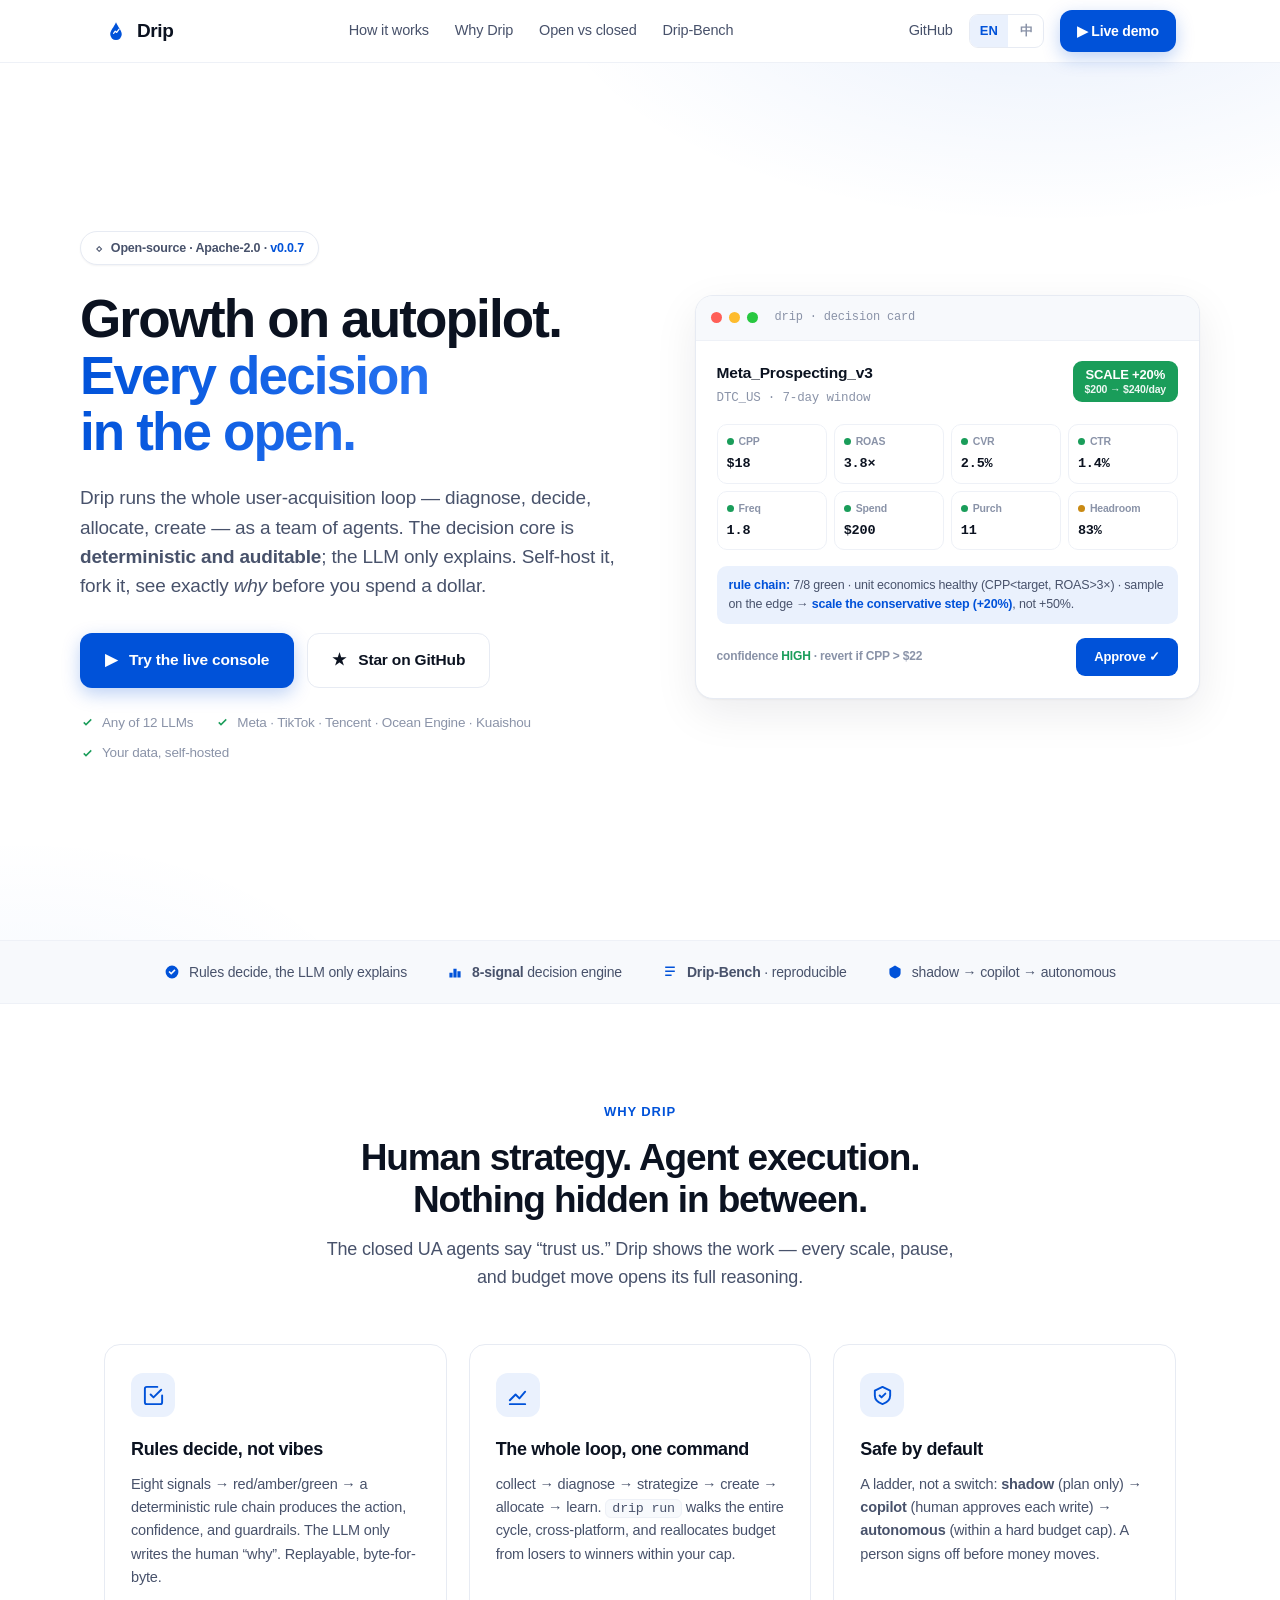
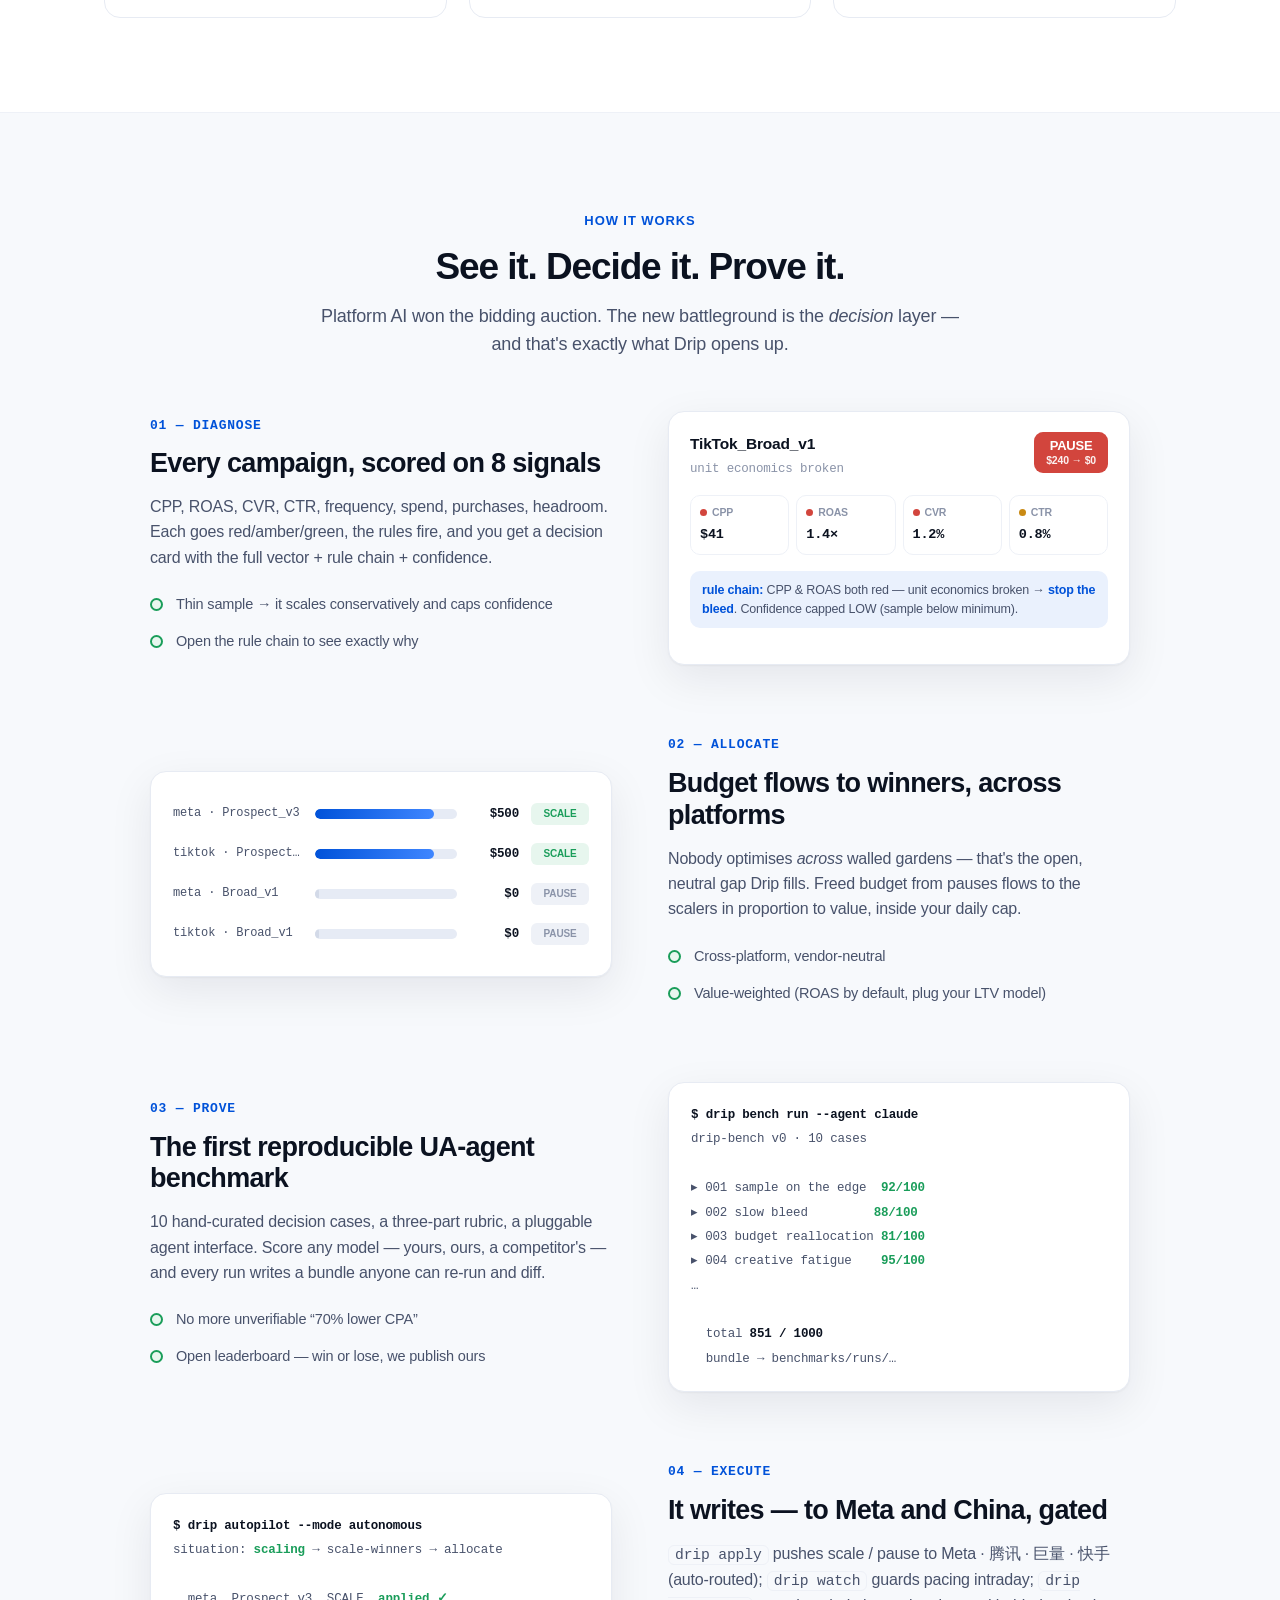
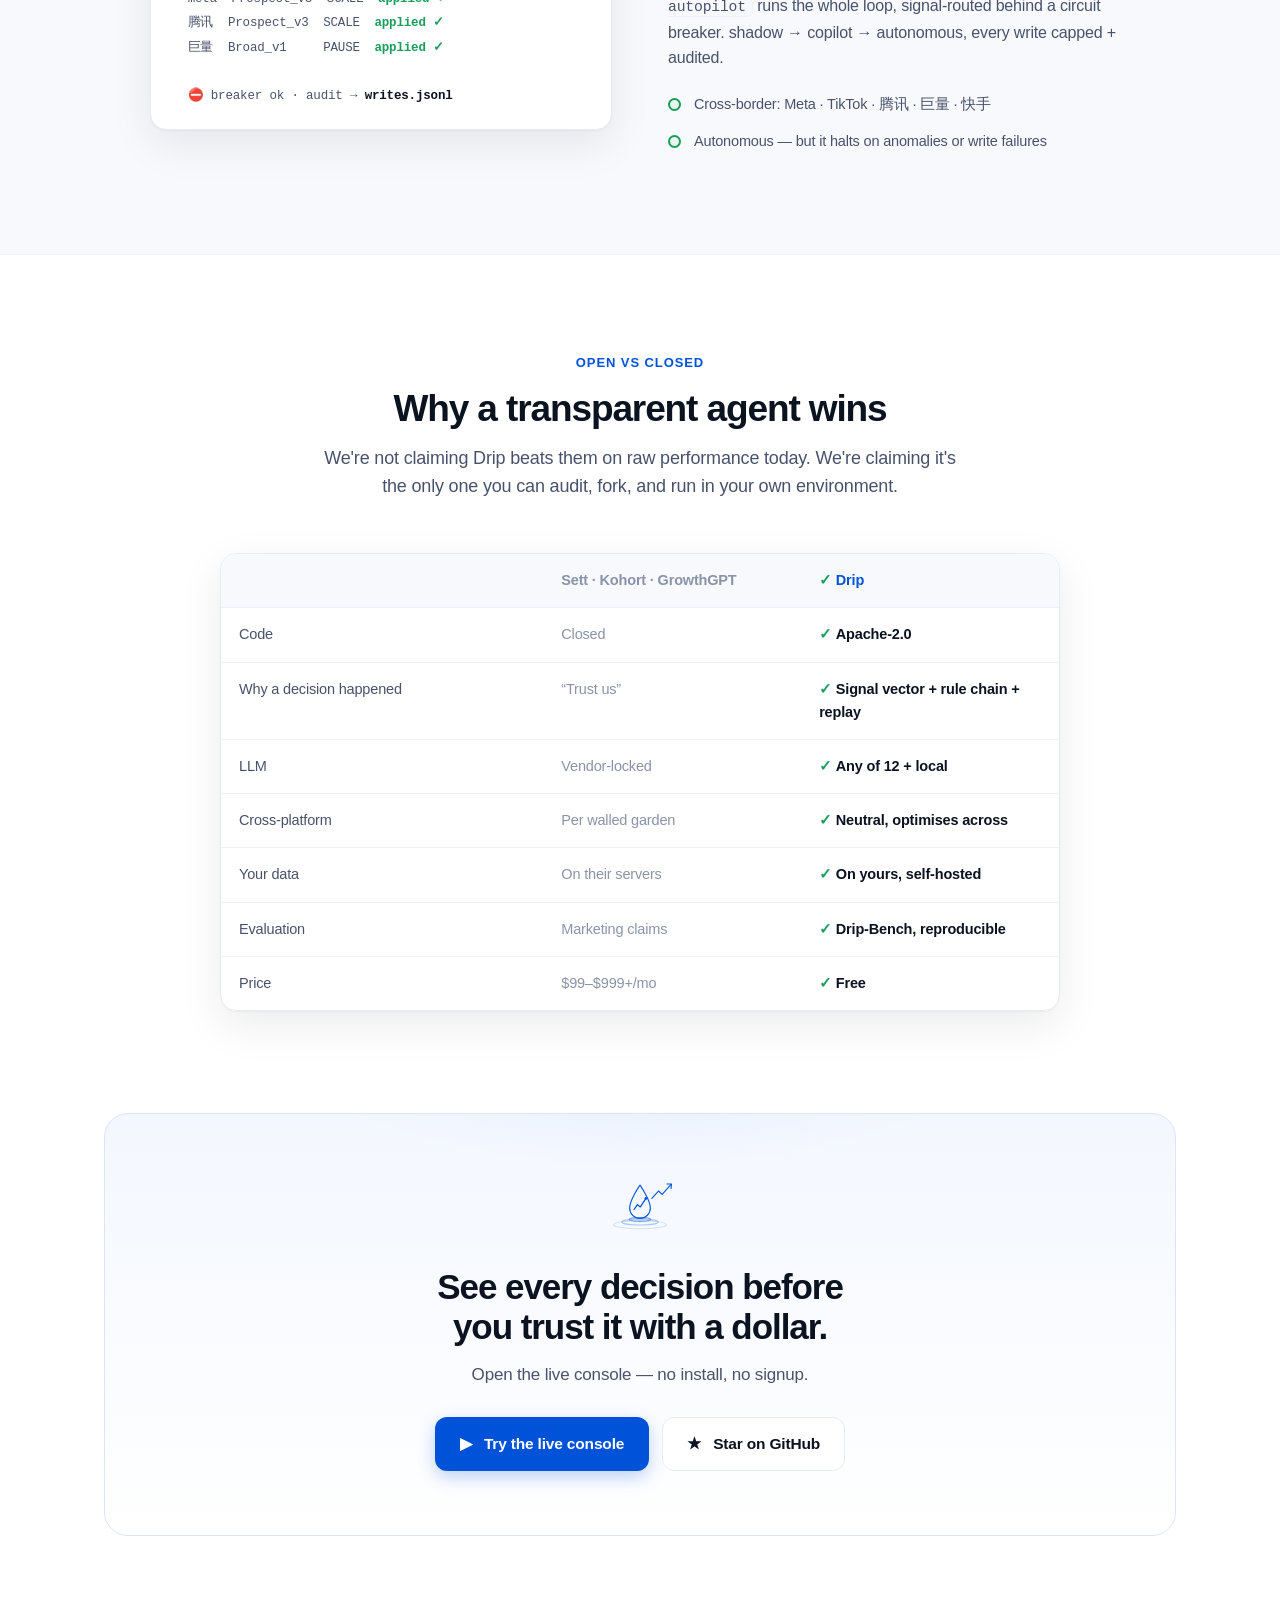
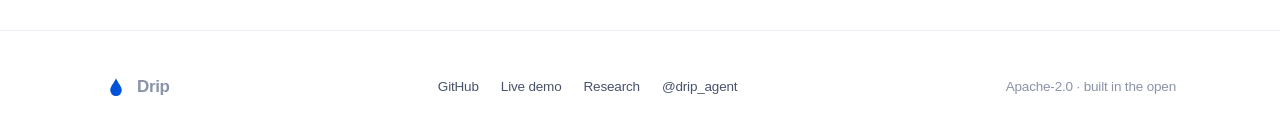
<file: web/about.html>
<!DOCTYPE html>
<html lang="en">
<head>
<meta charset="UTF-8">
<meta name="viewport" content="width=device-width, initial-scale=1.0">
<title>Drip — the open-source growth team for user acquisition</title>
<meta name="description" content="Drip runs the whole UA loop — diagnose, decide, allocate, create — as a team of agents. The decision core is deterministic and auditable; the LLM only explains. Any LLM, any ad platform, fully self-hostable. Apache-2.0.">
<meta property="og:title" content="Drip — the open-source growth team for user acquisition">
<meta property="og:description" content="Growth on autopilot, with every decision in the open. Rules decide, the LLM only explains, you approve before any spend.">
<meta property="og:type" content="website">
<link rel="icon" href="data:image/svg+xml,<svg xmlns='http://www.w3.org/2000/svg' viewBox='0 0 100 100'><path d='M50 14C42 34 26 48 26 64a24 24 0 0 0 48 0C74 48 58 34 50 14Z' fill='%230052d9'/></svg>">
<style>
:root{
  --bg:#ffffff; --bg-soft:#f7f9fc; --ink:#0b1220; --ink-2:#48526b; --ink-3:#8a93a8;
  --line:#e7ebf3; --line-2:#eef1f7; --accent:#0052d9; --accent-hover:#0046b8; --accent-subtle:#eaf1fd;
  --green:#1a9d5a; --green-bg:#e7f6ee; --amber:#c98a14; --red:#d2453d;
  --radius:16px; --shadow-sm:0 1px 2px rgba(11,18,32,.05);
  --shadow:0 1px 2px rgba(11,18,32,.04),0 14px 44px rgba(11,18,32,.08);
  --font:-apple-system,BlinkMacSystemFont,"Segoe UI","PingFang SC","Hiragino Sans GB",Roboto,Helvetica,Arial,sans-serif;
  --mono:ui-monospace,"SF Mono",Menlo,Consolas,monospace;
}
*{box-sizing:border-box;margin:0;padding:0}
html{scroll-behavior:smooth;-webkit-text-size-adjust:100%}
body{font-family:var(--font);background:var(--bg);color:var(--ink);line-height:1.6;-webkit-font-smoothing:antialiased;font-size:16px;letter-spacing:-.011em;overflow-x:hidden}
a{color:inherit;text-decoration:none}
code{font-family:var(--mono);font-size:.92em;background:var(--bg-soft);border:1px solid var(--line-2);border-radius:6px;padding:1px 6px}
.wrap{max-width:1120px;margin:0 auto;padding:0 24px}
.btn{display:inline-flex;align-items:center;gap:8px;font-weight:600;font-size:15px;padding:13px 22px;border-radius:12px;border:1px solid transparent;cursor:pointer;transition:transform .12s ease,box-shadow .15s ease,background .15s,border-color .15s;white-space:nowrap}
.btn:active{transform:translateY(1px)}
.btn-primary{background:var(--accent);color:#fff;box-shadow:0 6px 18px rgba(0,82,217,.26)}
.btn-primary:hover{background:var(--accent-hover);box-shadow:0 10px 26px rgba(0,82,217,.32)}
.btn-ghost{background:#fff;color:var(--ink);border-color:var(--line)}
.btn-ghost:hover{border-color:var(--ink-3);background:var(--bg-soft)}
.eyebrow{display:inline-block;font-size:13px;font-weight:700;letter-spacing:.07em;text-transform:uppercase;color:var(--accent);margin-bottom:14px}

.logo{display:flex;align-items:center;gap:9px;font-weight:700;font-size:19px;letter-spacing:-.02em}
.logo svg{width:24px;height:24px}

/* nav */
header.nav{position:sticky;top:0;z-index:50;background:rgba(255,255,255,.8);backdrop-filter:saturate(180%) blur(12px);border-bottom:1px solid var(--line-2)}
.nav-in{display:flex;align-items:center;justify-content:space-between;height:62px;gap:18px}
.nav-links{display:flex;align-items:center;gap:26px;font-size:14.5px;color:var(--ink-2);font-weight:500}
.nav-links a:hover{color:var(--ink)}
.nav-right{display:flex;align-items:center;gap:16px}
.lang{display:flex;align-items:center;gap:2px;font-size:13px;font-weight:600;color:var(--ink-3);border:1px solid var(--line);border-radius:9px;overflow:hidden}
.lang button{font:inherit;color:var(--ink-3);background:none;border:none;cursor:pointer;padding:6px 10px}
.lang button.on{background:var(--accent-subtle);color:var(--accent)}
.nav-right>a.ghostlink{font-size:14.5px;color:var(--ink-2);font-weight:500}
.nav-right>a.ghostlink:hover{color:var(--ink)}
.nav-right .btn{padding:9px 16px;font-size:14px}
@media(max-width:820px){.nav-links{display:none}.nav-right>a.ghostlink{display:none}}

/* hero */
.hero{position:relative;overflow:hidden;border-bottom:1px solid var(--line-2)}
.hero::before{content:"";position:absolute;inset:0;background:
  radial-gradient(820px 400px at 82% -10%,rgba(0,82,217,.09),transparent 62%),
  radial-gradient(620px 360px at 2% 112%,rgba(0,82,217,.045),transparent 58%);pointer-events:none}
.hero-in{position:relative;display:grid;grid-template-columns:1.05fr .95fr;gap:56px;align-items:center;padding:74px 0 82px}
.pill{display:inline-flex;align-items:center;gap:8px;font-size:12.5px;font-weight:600;color:var(--ink-2);background:#fff;border:1px solid var(--line);padding:6px 14px;border-radius:100px;margin-bottom:26px;box-shadow:var(--shadow-sm)}
.pill b{color:var(--accent)}
h1{font-size:53px;line-height:1.07;letter-spacing:-.035em;font-weight:750;margin-bottom:22px}
h1 span{display:block;text-wrap:balance}
h1 .grad{background:linear-gradient(108deg,#0052d9,#3f86ff);-webkit-background-clip:text;background-clip:text;-webkit-text-fill-color:transparent}
.lede{font-size:19px;line-height:1.55;color:var(--ink-2);max-width:556px;margin-bottom:32px}
.hero-cta{display:flex;gap:13px;flex-wrap:wrap;margin-bottom:24px}
.hero-cta .btn{padding:14px 24px;font-size:15.5px}
.trust{display:flex;gap:9px 22px;flex-wrap:wrap;font-size:13.5px;color:var(--ink-3);font-weight:500}
.trust span{display:inline-flex;align-items:center;gap:7px}
.trust svg{width:15px;height:15px;color:var(--green);flex:none}
@media(max-width:900px){.hero-in{grid-template-columns:1fr;gap:38px;padding:50px 0 60px}h1{font-size:40px}.lede{font-size:17.5px}}

/* product mock */
.mock{background:#fff;border:1px solid var(--line);border-radius:18px;box-shadow:var(--shadow);overflow:hidden}
.mock-bar{display:flex;align-items:center;gap:7px;padding:12px 15px;border-bottom:1px solid var(--line-2);background:var(--bg-soft)}
.dot{width:11px;height:11px;border-radius:50%;flex:none}
.mock-bar .u{margin-left:10px;font-size:12px;color:var(--ink-3);font-family:var(--mono)}
.mock-body{padding:20px 21px 22px}
.card-head{display:flex;align-items:flex-start;justify-content:space-between;gap:12px;margin-bottom:16px}
.card-camp{font-weight:680;font-size:15.5px}
.card-camp .sub{display:block;font-weight:500;font-size:12.5px;color:var(--ink-3);margin-top:3px;font-family:var(--mono)}
.verdict{flex:none;font-weight:750;font-size:13px;color:#fff;background:var(--green);padding:6px 12px;border-radius:9px;text-align:center;line-height:1.25}
.verdict small{display:block;font-weight:600;font-size:10.5px;opacity:.92}
.sig-grid{display:grid;grid-template-columns:repeat(4,1fr);gap:7px;margin-bottom:16px}
.sig{border:1px solid var(--line-2);border-radius:10px;padding:8px 9px}
.sig .n{font-size:10.5px;color:var(--ink-3);font-weight:600;display:flex;align-items:center;gap:5px}
.sig .n::before{content:"";width:7px;height:7px;border-radius:50%;flex:none}
.sig.g .n::before{background:var(--green)} .sig.a .n::before{background:var(--amber)} .sig.r .n::before{background:var(--red)}
.sig .v{font-size:13.5px;font-weight:680;margin-top:3px;font-family:var(--mono)}
.rule{font-size:12.5px;color:var(--ink-2);background:var(--accent-subtle);border-radius:10px;padding:10px 12px;line-height:1.5;margin-bottom:14px}
.rule b{color:var(--accent)}
.card-foot{display:flex;align-items:center;justify-content:space-between;gap:12px}
.conf{font-size:12px;color:var(--ink-3);font-weight:600}
.conf b{color:var(--green)}
.approve{font-size:13px;font-weight:680;color:#fff;background:var(--accent);padding:9px 18px;border-radius:9px}

/* trust strip — fixed: balanced, no orphan */
.strip{border-bottom:1px solid var(--line-2);background:var(--bg-soft)}
.strip-in{display:flex;align-items:center;justify-content:center;gap:14px 40px;flex-wrap:wrap;padding:20px 0}
.strip-i{display:inline-flex;align-items:center;gap:9px;font-size:14px;color:var(--ink-2);font-weight:500;white-space:nowrap}
.strip-i svg{width:16px;height:16px;color:var(--accent);flex:none}

/* sections */
section{padding:94px 0}
.sec-head{max-width:660px;margin:0 auto 52px;text-align:center}
.sec-head h2{font-size:37px;line-height:1.14;letter-spacing:-.03em;font-weight:730;margin-bottom:15px;text-wrap:balance}
.sec-head p{font-size:18px;color:var(--ink-2);line-height:1.55}
@media(max-width:900px){section{padding:60px 0}.sec-head h2{font-size:28px}.sec-head p{font-size:16px}}

/* feature trio */
.trio{display:grid;grid-template-columns:repeat(3,1fr);gap:22px}
.feat{border:1px solid var(--line);border-radius:var(--radius);padding:28px 26px;background:#fff;transition:border-color .15s,transform .15s,box-shadow .15s}
.feat:hover{border-color:#cfd8ea;transform:translateY(-3px);box-shadow:var(--shadow)}
.feat .ic{width:44px;height:44px;border-radius:12px;background:var(--accent-subtle);color:var(--accent);display:grid;place-items:center;margin-bottom:18px}
.feat .ic svg{width:23px;height:23px}
.feat h3{font-size:18px;font-weight:680;letter-spacing:-.02em;margin-bottom:9px}
.feat p{font-size:14.5px;color:var(--ink-2);line-height:1.6}
@media(max-width:820px){.trio{grid-template-columns:1fr;gap:16px}}

/* numbered modules */
.module{display:grid;grid-template-columns:1fr 1fr;gap:56px;align-items:center;max-width:980px;margin:0 auto 70px}
.module:last-child{margin-bottom:0}
.module.flip .m-text{order:2}
.m-num{font-family:var(--mono);font-size:13px;font-weight:700;color:var(--accent);letter-spacing:.06em;margin-bottom:12px}
.m-text h3{font-size:27px;letter-spacing:-.025em;font-weight:710;margin-bottom:14px;line-height:1.18}
.m-text p{font-size:16px;color:var(--ink-2);margin-bottom:16px;line-height:1.58}
.m-text .mlist{list-style:none;font-size:14.5px;color:var(--ink-2)}
.m-text .mlist li{padding:7px 0 7px 26px;position:relative}
.m-text .mlist li::before{content:"";position:absolute;left:0;top:12px;width:13px;height:13px;border-radius:50%;background:var(--green-bg);box-shadow:inset 0 0 0 2px var(--green)}
.m-vis{border:1px solid var(--line);border-radius:var(--radius);background:#fff;box-shadow:var(--shadow);overflow:hidden}
@media(max-width:820px){.module{grid-template-columns:1fr;gap:24px;margin-bottom:48px}.module.flip .m-text{order:0}.m-text h3{font-size:23px}}

/* allocation viz */
.alloc{padding:22px}
.alloc-row{display:flex;align-items:center;gap:12px;padding:9px 0;font-size:13px}
.alloc-row .nm{flex:0 0 130px;font-family:var(--mono);font-size:12px;color:var(--ink-2);white-space:nowrap;overflow:hidden;text-overflow:ellipsis}
.bar{flex:1;height:10px;border-radius:6px;background:#e6ebf5;overflow:hidden}
.bar i{display:block;height:100%;border-radius:6px;background:linear-gradient(90deg,#0052d9,#3f86ff)}
.bar.cut i{background:#d3dae8}
.alloc-row .amt{flex:0 0 50px;text-align:right;font-family:var(--mono);font-weight:600;font-size:12.5px}
.alloc-row .tag{flex:0 0 58px;text-align:center;font-size:10px;font-weight:700;padding:3px 0;border-radius:6px}
.tag.up{color:var(--green);background:var(--green-bg)} .tag.dn{color:var(--ink-3);background:#eef1f7}

/* bench viz */
.bench{padding:20px 22px;font-family:var(--mono);font-size:12.5px;color:var(--ink-2);line-height:1.95}
.bench .ok{color:var(--green);font-weight:700}
.bench .hl{color:var(--ink);font-weight:700}

/* comparison */
.cmp{max-width:840px;margin:0 auto;border:1px solid var(--line);border-radius:var(--radius);overflow:hidden;box-shadow:var(--shadow)}
.cmp-row{display:grid;grid-template-columns:1.25fr 1fr 1fr;border-top:1px solid var(--line-2)}
.cmp-row:first-child{border-top:none}
.cmp-row>div{padding:15px 18px;font-size:14.5px}
.cmp-row.h{background:var(--bg-soft);font-weight:700;font-size:13px}
.cmp-row.h .d{color:var(--accent)}
.cmp .lbl{color:var(--ink-2);font-weight:500}
.cmp .c{color:var(--ink-3)}
.cmp .d{color:var(--ink);font-weight:600}
.cmp .d::before{content:"✓ ";color:var(--green);font-weight:800}
@media(max-width:680px){.cmp-row>div{padding:12px 11px;font-size:12px}}

/* closing CTA — light, refined, with the hand-drawn droplet */
.cta-sec{padding-top:8px}
.cta{position:relative;overflow:hidden;border:1px solid #dbe6fb;border-radius:24px;
  background:radial-gradient(680px 300px at 50% -30%,#dfeafe,transparent 60%),linear-gradient(180deg,#f3f7ff,#ffffff);
  text-align:center;padding:60px 28px 64px}
.cta .drop{width:74px;height:71px;margin:0 auto 22px;display:block}
.cta h2{font-size:35px;letter-spacing:-.03em;font-weight:730;line-height:1.15;margin-bottom:14px;max-width:600px;margin-inline:auto;text-wrap:balance}
.cta p{font-size:17px;color:var(--ink-2);margin-bottom:28px}
.cta .hero-cta{justify-content:center;margin-bottom:0}
@media(max-width:680px){.cta{padding:46px 20px 50px}.cta h2{font-size:26px}}

/* footer */
footer{border-top:1px solid var(--line-2);padding:42px 0;color:var(--ink-3);font-size:13.5px}
.foot-in{display:flex;align-items:center;justify-content:space-between;gap:18px;flex-wrap:wrap}
.foot-links{display:flex;gap:22px;flex-wrap:wrap}
.foot-links a{color:var(--ink-2);font-weight:500}
.foot-links a:hover{color:var(--ink)}

.reveal{opacity:0;transform:translateY(15px);transition:opacity .6s ease,transform .6s ease}
.reveal.in{opacity:1;transform:none}
@media(prefers-reduced-motion:reduce){.reveal{opacity:1;transform:none;transition:none}html{scroll-behavior:auto}}
</style>
</head>
<body>

<!-- NAV -->
<header class="nav">
  <div class="wrap nav-in">
    <a class="logo" href="/">
      <svg viewBox="0 0 100 100" fill="none"><path d="M50 14C42 34 26 48 26 64a24 24 0 0 0 48 0C74 48 58 34 50 14Z" fill="#0052d9"/><path d="M40 60 47 51 53 56 63 42" stroke="#fff" stroke-width="5" stroke-linecap="round" stroke-linejoin="round"/></svg>
      Drip
    </a>
    <nav class="nav-links">
      <a href="#how" data-i18n="nav.how">How it works</a>
      <a href="#features" data-i18n="nav.why">Why Drip</a>
      <a href="#compare" data-i18n="nav.compare">Open vs closed</a>
      <a href="https://github.com/YunyueLi/Drip#-drip-bench">Drip-Bench</a>
    </nav>
    <div class="nav-right">
      <a class="ghostlink" href="https://github.com/YunyueLi/Drip">GitHub</a>
      <span class="lang"><button data-lang="en" class="on">EN</button><button data-lang="zh">中</button></span>
      <a class="btn btn-primary" href="/" data-i18n="nav.demo">▶ Live demo</a>
    </div>
  </div>
</header>

<!-- HERO -->
<section class="hero">
  <div class="wrap hero-in">
    <div class="reveal in">
      <span class="pill">⬦ <span data-i18n="hero.pill">Open-source · Apache-2.0 · <b>v0.0.7</b></span></span>
      <h1><span data-i18n="hero.h1a">Growth on autopilot.</span><span class="grad" data-i18n="hero.h1b">Every decision in the open.</span></h1>
      <p class="lede" data-i18n="hero.lede">Drip runs the whole user-acquisition loop — diagnose, decide, allocate, create — as a team of agents. The decision core is <b>deterministic and auditable</b>; the LLM only explains. Self-host it, fork it, see exactly <em>why</em> before you spend a dollar.</p>
      <div class="hero-cta">
        <a class="btn btn-primary" href="/">▶&nbsp; <span data-i18n="hero.cta1">Try the live console</span></a>
        <a class="btn btn-ghost" href="https://github.com/YunyueLi/Drip">★&nbsp; <span data-i18n="hero.cta2">Star on GitHub</span></a>
      </div>
      <div class="trust">
        <span><svg viewBox="0 0 20 20" fill="currentColor"><path d="M8 14.2 4.3 10.5l1.4-1.4L8 11.4l6.3-6.3 1.4 1.4z"/></svg><span data-i18n="hero.t1">Any of 12 LLMs</span></span>
        <span><svg viewBox="0 0 20 20" fill="currentColor"><path d="M8 14.2 4.3 10.5l1.4-1.4L8 11.4l6.3-6.3 1.4 1.4z"/></svg><span data-i18n="hero.t2">Meta · TikTok · Tencent · Ocean Engine · Kuaishou</span></span>
        <span><svg viewBox="0 0 20 20" fill="currentColor"><path d="M8 14.2 4.3 10.5l1.4-1.4L8 11.4l6.3-6.3 1.4 1.4z"/></svg><span data-i18n="hero.t3">Your data, self-hosted</span></span>
      </div>
    </div>

    <div class="reveal in" style="transition-delay:.08s">
      <div class="mock">
        <div class="mock-bar">
          <span class="dot" style="background:#ff5f57"></span><span class="dot" style="background:#febc2e"></span><span class="dot" style="background:#28c840"></span>
          <span class="u">drip · decision card</span>
        </div>
        <div class="mock-body">
          <div class="card-head">
            <div class="card-camp">Meta_Prospecting_v3<span class="sub">DTC_US · 7-day window</span></div>
            <div class="verdict">SCALE +20%<small>$200 → $240/day</small></div>
          </div>
          <div class="sig-grid">
            <div class="sig g"><div class="n">CPP</div><div class="v">$18</div></div>
            <div class="sig g"><div class="n">ROAS</div><div class="v">3.8×</div></div>
            <div class="sig g"><div class="n">CVR</div><div class="v">2.5%</div></div>
            <div class="sig g"><div class="n">CTR</div><div class="v">1.4%</div></div>
            <div class="sig g"><div class="n">Freq</div><div class="v">1.8</div></div>
            <div class="sig g"><div class="n">Spend</div><div class="v">$200</div></div>
            <div class="sig g"><div class="n">Purch</div><div class="v">11</div></div>
            <div class="sig a"><div class="n">Headroom</div><div class="v">83%</div></div>
          </div>
          <div class="rule"><b>rule chain:</b> 7/8 green · unit economics healthy (CPP&lt;target, ROAS&gt;3×) · sample on the edge → <b>scale the conservative step (+20%)</b>, not +50%.</div>
          <div class="card-foot">
            <span class="conf">confidence <b>HIGH</b> · revert if CPP &gt; $22</span>
            <span class="approve">Approve ✓</span>
          </div>
        </div>
      </div>
    </div>
  </div>
</section>

<!-- TRUST STRIP -->
<div class="strip">
  <div class="wrap strip-in">
    <span class="strip-i"><svg viewBox="0 0 20 20" fill="currentColor"><path d="M10 2a8 8 0 1 0 0 16 8 8 0 0 0 0-16zm-1 11.4L5.6 10l1.4-1.4L9 10.6l4-4L14.4 8z"/></svg><span data-i18n="strip.1">Rules decide, the LLM only explains</span></span>
    <span class="strip-i"><svg viewBox="0 0 20 20" fill="currentColor"><path d="M3 11h4v6H3zm5-5h4v11H8zm5 3h4v8h-4z"/></svg><span data-i18n="strip.2"><b>8-signal</b> decision engine</span></span>
    <span class="strip-i"><svg viewBox="0 0 20 20" fill="currentColor"><path d="M4 3h12v2H4zm0 5h12v2H4zm0 5h8v2H4z"/></svg><span data-i18n="strip.3"><b>Drip-Bench</b> · reproducible</span></span>
    <span class="strip-i"><svg viewBox="0 0 20 20" fill="currentColor"><path d="M10 2 3 6v5c0 4 3 6 7 7 4-1 7-3 7-7V6z"/></svg><span data-i18n="strip.4">shadow → copilot → autonomous</span></span>
  </div>
</div>

<!-- FEATURES -->
<section id="features">
  <div class="wrap">
    <div class="sec-head reveal">
      <span class="eyebrow" data-i18n="feat.eyebrow">Why Drip</span>
      <h2 data-i18n="feat.h2">Human strategy. Agent execution.<br>Nothing hidden in between.</h2>
      <p data-i18n="feat.sub">The closed UA agents say “trust us.” Drip shows the work — every scale, pause, and budget move opens its full reasoning.</p>
    </div>
    <div class="trio">
      <div class="feat reveal">
        <div class="ic"><svg viewBox="0 0 24 24" fill="none" stroke="currentColor" stroke-width="2" stroke-linecap="round" stroke-linejoin="round"><path d="M9 11l3 3 8-8"/><path d="M21 12v7a2 2 0 0 1-2 2H5a2 2 0 0 1-2-2V5a2 2 0 0 1 2-2h11"/></svg></div>
        <h3 data-i18n="feat1.t">Rules decide, not vibes</h3>
        <p data-i18n="feat1.d">Eight signals → red/amber/green → a deterministic rule chain produces the action, confidence, and guardrails. The LLM only writes the human “why”. Replayable, byte-for-byte.</p>
      </div>
      <div class="feat reveal" style="transition-delay:.06s">
        <div class="ic"><svg viewBox="0 0 24 24" fill="none" stroke="currentColor" stroke-width="2" stroke-linecap="round" stroke-linejoin="round"><path d="M4 17l6-6 4 4 6-7"/><path d="M4 21h16"/></svg></div>
        <h3 data-i18n="feat2.t">The whole loop, one command</h3>
        <p data-i18n="feat2.d">collect → diagnose → strategize → create → allocate → learn. <code>drip run</code> walks the entire cycle, cross-platform, and reallocates budget from losers to winners within your cap.</p>
      </div>
      <div class="feat reveal" style="transition-delay:.12s">
        <div class="ic"><svg viewBox="0 0 24 24" fill="none" stroke="currentColor" stroke-width="2" stroke-linecap="round" stroke-linejoin="round"><path d="M12 3l8 4v5c0 5-3.5 7.5-8 9-4.5-1.5-8-4-8-9V7z"/><path d="M9 12l2 2 4-4"/></svg></div>
        <h3 data-i18n="feat3.t">Safe by default</h3>
        <p data-i18n="feat3.d">A ladder, not a switch: <b>shadow</b> (plan only) → <b>copilot</b> (human approves each write) → <b>autonomous</b> (within a hard budget cap). A person signs off before money moves.</p>
      </div>
    </div>
  </div>
</section>

<!-- HOW / MODULES -->
<section id="how" style="background:var(--bg-soft);border-block:1px solid var(--line-2)">
  <div class="wrap">
    <div class="sec-head reveal">
      <span class="eyebrow" data-i18n="how.eyebrow">How it works</span>
      <h2 data-i18n="how.h2">See it. Decide it. Prove it.</h2>
      <p data-i18n="how.sub">Platform AI won the bidding auction. The new battleground is the <em>decision</em> layer — and that's exactly what Drip opens up.</p>
    </div>

    <div class="module reveal">
      <div class="m-text">
        <div class="m-num" data-i18n="m1.num">01 — DIAGNOSE</div>
        <h3 data-i18n="m1.t">Every campaign, scored on 8 signals</h3>
        <p data-i18n="m1.d">CPP, ROAS, CVR, CTR, frequency, spend, purchases, headroom. Each goes red/amber/green, the rules fire, and you get a decision card with the full vector + rule chain + confidence.</p>
        <ul class="mlist"><li data-i18n="m1.l1">Thin sample → it scales conservatively and caps confidence</li><li data-i18n="m1.l2">Open the rule chain to see exactly why</li></ul>
      </div>
      <div class="m-vis">
        <div class="mock-body">
          <div class="card-head"><div class="card-camp">TikTok_Broad_v1<span class="sub">unit economics broken</span></div><div class="verdict" style="background:var(--red)">PAUSE<small>$240 → $0</small></div></div>
          <div class="sig-grid">
            <div class="sig r"><div class="n">CPP</div><div class="v">$41</div></div>
            <div class="sig r"><div class="n">ROAS</div><div class="v">1.4×</div></div>
            <div class="sig r"><div class="n">CVR</div><div class="v">1.2%</div></div>
            <div class="sig a"><div class="n">CTR</div><div class="v">0.8%</div></div>
          </div>
          <div class="rule"><b>rule chain:</b> CPP &amp; ROAS both red — unit economics broken → <b>stop the bleed</b>. Confidence capped LOW (sample below minimum).</div>
        </div>
      </div>
    </div>

    <div class="module flip reveal">
      <div class="m-text">
        <div class="m-num" data-i18n="m2.num">02 — ALLOCATE</div>
        <h3 data-i18n="m2.t">Budget flows to winners, across platforms</h3>
        <p data-i18n="m2.d">Nobody optimises <em>across</em> walled gardens — that's the open, neutral gap Drip fills. Freed budget from pauses flows to the scalers in proportion to value, inside your daily cap.</p>
        <ul class="mlist"><li data-i18n="m2.l1">Cross-platform, vendor-neutral</li><li data-i18n="m2.l2">Value-weighted (ROAS by default, plug your LTV model)</li></ul>
      </div>
      <div class="m-vis">
        <div class="alloc">
          <div class="alloc-row"><span class="nm">meta · Prospect_v3</span><span class="bar"><i style="width:84%"></i></span><span class="amt">$500</span><span class="tag up">SCALE</span></div>
          <div class="alloc-row"><span class="nm">tiktok · Prospect_v3</span><span class="bar"><i style="width:84%"></i></span><span class="amt">$500</span><span class="tag up">SCALE</span></div>
          <div class="alloc-row"><span class="nm">meta · Broad_v1</span><span class="bar cut"><i style="width:3%"></i></span><span class="amt">$0</span><span class="tag dn">PAUSE</span></div>
          <div class="alloc-row"><span class="nm">tiktok · Broad_v1</span><span class="bar cut"><i style="width:3%"></i></span><span class="amt">$0</span><span class="tag dn">PAUSE</span></div>
        </div>
      </div>
    </div>

    <div class="module reveal">
      <div class="m-text">
        <div class="m-num" data-i18n="m3.num">03 — PROVE</div>
        <h3 data-i18n="m3.t">The first reproducible UA-agent benchmark</h3>
        <p data-i18n="m3.d">10 hand-curated decision cases, a three-part rubric, a pluggable agent interface. Score any model — yours, ours, a competitor's — and every run writes a bundle anyone can re-run and diff.</p>
        <ul class="mlist"><li data-i18n="m3.l1">No more unverifiable “70% lower CPA”</li><li data-i18n="m3.l2">Open leaderboard — win or lose, we publish ours</li></ul>
      </div>
      <div class="m-vis">
        <div class="bench"><span class="hl">$ drip bench run --agent claude</span><br>drip-bench v0 · 10 cases<br><br>▸ 001 sample on the edge&nbsp;&nbsp;<span class="ok">92/100</span><br>▸ 002 slow bleed&nbsp;&nbsp;&nbsp;&nbsp;&nbsp;&nbsp;&nbsp;&nbsp;&nbsp;<span class="ok">88/100</span><br>▸ 003 budget reallocation&nbsp;<span class="ok">81/100</span><br>▸ 004 creative fatigue&nbsp;&nbsp;&nbsp;&nbsp;<span class="ok">95/100</span><br>…<br><br>&nbsp;&nbsp;total <span class="hl">851 / 1000</span><br>&nbsp;&nbsp;bundle → benchmarks/runs/…</div>
      </div>
    </div>

    <div class="module flip reveal">
      <div class="m-text">
        <div class="m-num" data-i18n="m4.num">04 — EXECUTE</div>
        <h3 data-i18n="m4.t">It writes — to Meta and China, gated</h3>
        <p data-i18n="m4.d"><code>drip apply</code> pushes scale / pause to Meta · 腾讯 · 巨量 · 快手 (auto-routed); <code>drip watch</code> guards pacing intraday; <code>drip autopilot</code> runs the whole loop, signal-routed behind a circuit breaker. shadow → copilot → autonomous, every write capped + audited.</p>
        <ul class="mlist"><li data-i18n="m4.l1">Cross-border: Meta · TikTok · 腾讯 · 巨量 · 快手</li><li data-i18n="m4.l2">Autonomous — but it halts on anomalies or write failures</li></ul>
      </div>
      <div class="m-vis">
        <div class="bench"><span class="hl">$ drip autopilot --mode autonomous</span><br>situation: <span class="ok">scaling</span> → scale-winners → allocate<br><br>&nbsp;&nbsp;meta&nbsp;&nbsp;Prospect_v3&nbsp;&nbsp;SCALE&nbsp;&nbsp;<span class="ok">applied ✓</span><br>&nbsp;&nbsp;腾讯&nbsp;&nbsp;Prospect_v3&nbsp;&nbsp;SCALE&nbsp;&nbsp;<span class="ok">applied ✓</span><br>&nbsp;&nbsp;巨量&nbsp;&nbsp;Broad_v1&nbsp;&nbsp;&nbsp;&nbsp;&nbsp;PAUSE&nbsp;&nbsp;<span class="ok">applied ✓</span><br><br>&nbsp;&nbsp;⛔ breaker ok · audit → <span class="hl">writes.jsonl</span></div>
      </div>
    </div>
  </div>
</section>

<!-- COMPARE -->
<section id="compare">
  <div class="wrap">
    <div class="sec-head reveal">
      <span class="eyebrow" data-i18n="cmp.eyebrow">Open vs closed</span>
      <h2 data-i18n="cmp.h2">Why a transparent agent wins</h2>
      <p data-i18n="cmp.sub">We're not claiming Drip beats them on raw performance today. We're claiming it's the only one you can audit, fork, and run in your own environment.</p>
    </div>
    <div class="cmp reveal">
      <div class="cmp-row h"><div>&nbsp;</div><div class="c">Sett · Kohort · GrowthGPT</div><div class="d">Drip</div></div>
      <div class="cmp-row"><div class="lbl" data-i18n="cmp.r1">Code</div><div class="c" data-i18n="cmp.r1a">Closed</div><div class="d">Apache-2.0</div></div>
      <div class="cmp-row"><div class="lbl" data-i18n="cmp.r2">Why a decision happened</div><div class="c">“Trust us”</div><div class="d" data-i18n="cmp.r2b">Signal vector + rule chain + replay</div></div>
      <div class="cmp-row"><div class="lbl">LLM</div><div class="c" data-i18n="cmp.r3a">Vendor-locked</div><div class="d" data-i18n="cmp.r3b">Any of 12 + local</div></div>
      <div class="cmp-row"><div class="lbl" data-i18n="cmp.r4">Cross-platform</div><div class="c" data-i18n="cmp.r4a">Per walled garden</div><div class="d" data-i18n="cmp.r4b">Neutral, optimises across</div></div>
      <div class="cmp-row"><div class="lbl" data-i18n="cmp.r5">Your data</div><div class="c" data-i18n="cmp.r5a">On their servers</div><div class="d" data-i18n="cmp.r5b">On yours, self-hosted</div></div>
      <div class="cmp-row"><div class="lbl" data-i18n="cmp.r6">Evaluation</div><div class="c" data-i18n="cmp.r6a">Marketing claims</div><div class="d" data-i18n="cmp.r6b">Drip-Bench, reproducible</div></div>
      <div class="cmp-row"><div class="lbl" data-i18n="cmp.r7">Price</div><div class="c">$99–$999+/mo</div><div class="d" data-i18n="cmp.r7b">Free</div></div>
    </div>
  </div>
</section>

<!-- CLOSING CTA -->
<section class="cta-sec">
  <div class="wrap">
    <div class="cta reveal">
      <svg class="drop" viewBox="0 0 200 192" fill="none" stroke-linecap="round" stroke-linejoin="round" aria-hidden="true">
        <g stroke="#0052d9" stroke-width="3"><ellipse cx="100" cy="123" rx="29" ry="5" opacity=".5"/><ellipse cx="100" cy="130" rx="49" ry="8" opacity=".3"/><ellipse cx="100" cy="137" rx="71" ry="11" opacity=".15"/></g>
        <path stroke="#0052d9" stroke-width="3" d="M100 30C100 30 72 70 72 92A28 28 0 1 0 128 92C128 70 100 30 100 30Z"/>
        <path stroke="#0052d9" stroke-width="3.4" d="M84 96 93 83 101 89 116 66"/><circle cx="116" cy="66" r="3.6" fill="#0052d9"/>
        <path stroke="#0052d9" stroke-width="3" d="M132 66 150 46 160 55 184 28"/><path stroke="#0052d9" stroke-width="3" d="M173 27 185 27 184 39"/>
      </svg>
      <h2 data-i18n="cta.h2">See every decision before you trust it with a dollar.</h2>
      <p data-i18n="cta.p">Open the live console — no install, no signup.</p>
      <div class="hero-cta">
        <a class="btn btn-primary" href="/">▶&nbsp; <span data-i18n="cta.b1">Try the live console</span></a>
        <a class="btn btn-ghost" href="https://github.com/YunyueLi/Drip">★&nbsp; <span data-i18n="cta.b2">Star on GitHub</span></a>
      </div>
    </div>
  </div>
</section>

<!-- FOOTER -->
<footer>
  <div class="wrap foot-in">
    <a class="logo" href="/" style="font-size:17px"><svg viewBox="0 0 100 100" fill="none"><path d="M50 14C42 34 26 48 26 64a24 24 0 0 0 48 0C74 48 58 34 50 14Z" fill="#0052d9"/></svg>Drip</a>
    <div class="foot-links">
      <a href="https://github.com/YunyueLi/Drip">GitHub</a>
      <a href="/" data-i18n="foot.demo">Live demo</a>
      <a href="https://github.com/YunyueLi/Drip/blob/main/docs/intraday-research.md" data-i18n="foot.research">Research</a>
      <a href="https://x.com/drip_agent">@drip_agent</a>
    </div>
    <span data-i18n="foot.tagline">Apache-2.0 · built in the open</span>
  </div>
</footer>

<script>
const I18N={
 en:{}, // English is the source-of-truth in the markup
 zh:{
  "nav.how":"运作原理","nav.why":"为什么是 Drip","nav.compare":"开源 vs 闭源","nav.demo":"▶ 在线体验",
  "hero.pill":"开源 · Apache-2.0 · <b>v0.0.7</b>",
  "hero.h1a":"增长，自动驾驶。","hero.h1b":"决策摊在明面上。",
  "hero.lede":"Drip 用一队 agent 跑完整条买量闭环——诊断、决策、分配、创意。决策内核是<b>确定性、可审计</b>的；LLM 只负责解释。可自托管、可 fork，动钱之前看清每一个<em>为什么</em>。",
  "hero.cta1":"体验在线控制台","hero.cta2":"去 GitHub Star",
  "hero.t1":"12 种 LLM 任选","hero.t2":"Meta · TikTok · 腾讯 · 巨量 · 快手","hero.t3":"数据自托管",
  "strip.1":"规则做决策，LLM 只解释","strip.2":"<b>8 信号</b>决策引擎","strip.3":"<b>Drip-Bench</b> · 可复现","strip.4":"shadow → copilot → autonomous",
  "feat.eyebrow":"为什么是 Drip","feat.h2":"人定策略，agent 执行，<br>中间不藏黑箱。",
  "feat.sub":"闭源买量 agent 说“信我就好”。Drip 把过程摊开——每一次放量、暂停、调预算，都能展开完整推理。",
  "feat1.t":"靠规则，不靠感觉","feat1.d":"八个信号 → 红黄绿 → 确定性规则链给出动作、置信度和护栏。LLM 只写给人看的“为什么”。逐字节可回放。",
  "feat2.t":"一条命令，跑完闭环","feat2.d":"采集 → 诊断 → 策略 → 创意 → 分配 → 学习。<code>drip run</code> 跨平台走完整圈，在你的预算上限内把钱从输家挪给赢家。",
  "feat3.t":"默认安全","feat3.d":"是阶梯，不是开关：<b>shadow</b>（只规划）→ <b>copilot</b>（每次写人工批准）→ <b>autonomous</b>（硬预算上限内）。动钱之前，有人签字。",
  "how.eyebrow":"运作原理","how.h2":"看见它。决策它。证明它。",
  "how.sub":"平台 AI 赢下了竞价。新战场是<em>决策</em>层——而这正是 Drip 开源的地方。",
  "m1.num":"01 — 诊断","m1.t":"每条 campaign，8 信号打分",
  "m1.d":"CPP、ROAS、CVR、CTR、频次、消耗、转化数、预算余量——逐项红黄绿，规则触发，产出带完整信号向量 + 规则链 + 置信度的决策卡。",
  "m1.l1":"样本薄 → 自动保守放量并封顶置信度","m1.l2":"展开规则链，看清每一个为什么",
  "m2.num":"02 — 分配","m2.t":"预算跨平台流向赢家",
  "m2.d":"没人做<em>跨</em>平台优化——这正是 Drip 这个开放、中立的位置要补的。暂停释放的预算，按价值比例流向放量项，都在你的日预算上限内。",
  "m2.l1":"跨平台、厂商中立","m2.l2":"按价值加权（默认 ROAS，可插你自己的 LTV 模型）",
  "m3.num":"03 — 证明","m3.t":"首个可复现的买量 agent 基准",
  "m3.d":"10 个精选决策案例、三段式评分、可插拔 agent 接口。给任何模型打分——你的、我们的、对手的——每次运行都产出可复现、可 diff 的 bundle。",
  "m3.l1":"不再有无法验证的“CPA 降 70%”","m3.l2":"公开排行榜——赢输都 publish，我们也公开自己的",
  "m4.num":"04 — 执行","m4.t":"它真会写——投到 Meta 和国内，带闸",
  "m4.d":"<code>drip apply</code> 把放量 / 暂停写到 Meta · 腾讯 · 巨量 · 快手（自动路由）；<code>drip watch</code> 盘中守 pacing；<code>drip autopilot</code> 跑完整闭环，信号路由 + 熔断。shadow → copilot → autonomous，每次写都封顶 + 审计。",
  "m4.l1":"跨国内外：Meta · TikTok · 腾讯 · 巨量 · 快手","m4.l2":"自主，但异常或写失败会自动熔断",
  "cmp.eyebrow":"开源 vs 闭源","cmp.h2":"为什么透明的 agent 会赢",
  "cmp.sub":"我们不声称 Drip 今天就在纯效果上赢过它们。我们声称：它是唯一一个你能审计、fork、并在自己环境里运行的。",
  "cmp.r1":"代码","cmp.r1a":"闭源","cmp.r2":"决策为何发生","cmp.r2b":"信号向量 + 规则链 + 回放",
  "cmp.r3a":"绑定厂商","cmp.r3b":"12 种任选 + 本地","cmp.r4":"跨平台","cmp.r4a":"各自为政","cmp.r4b":"中立，跨平台优化",
  "cmp.r5":"你的数据","cmp.r5a":"在它们服务器","cmp.r5b":"在你这，自托管","cmp.r6":"评测","cmp.r6a":"营销话术","cmp.r6b":"Drip-Bench，可复现",
  "cmp.r7":"价格","cmp.r7b":"免费",
  "cta.h2":"在把一块钱交给它之前，看清每一个决策。","cta.p":"打开在线控制台——免安装、免注册。",
  "cta.b1":"体验在线控制台","cta.b2":"去 GitHub Star",
  "foot.demo":"在线体验","foot.research":"调研","foot.tagline":"Apache-2.0 · 全程开源开发"
 }
};
const EN={};
document.querySelectorAll('[data-i18n]').forEach(el=>{EN[el.getAttribute('data-i18n')]=el.innerHTML;});
function setLang(l){
  const dict=l==='zh'?I18N.zh:EN;
  document.querySelectorAll('[data-i18n]').forEach(el=>{
    const k=el.getAttribute('data-i18n');
    const v=(l==='zh'?I18N.zh[k]:EN[k]);
    if(v!=null) el.innerHTML=v;
  });
  document.documentElement.lang=(l==='zh'?'zh-CN':'en');
  document.querySelectorAll('.lang button').forEach(b=>b.classList.toggle('on',b.dataset.lang===l));
  try{localStorage.setItem('drip_lang',l);}catch(e){}
}
document.querySelectorAll('.lang button').forEach(b=>b.addEventListener('click',()=>setLang(b.dataset.lang)));
(function(){let l;try{l=localStorage.getItem('drip_lang');}catch(e){} if(!l)l=(navigator.language||'').toLowerCase().startsWith('zh')?'zh':'en'; if(l==='zh')setLang('zh');})();
const io=new IntersectionObserver((es)=>{es.forEach(e=>{if(e.isIntersecting){e.target.classList.add('in');io.unobserve(e.target)}})},{threshold:.12});
document.querySelectorAll('.reveal').forEach(el=>io.observe(el));
</script>
</body>
</html>
</file>
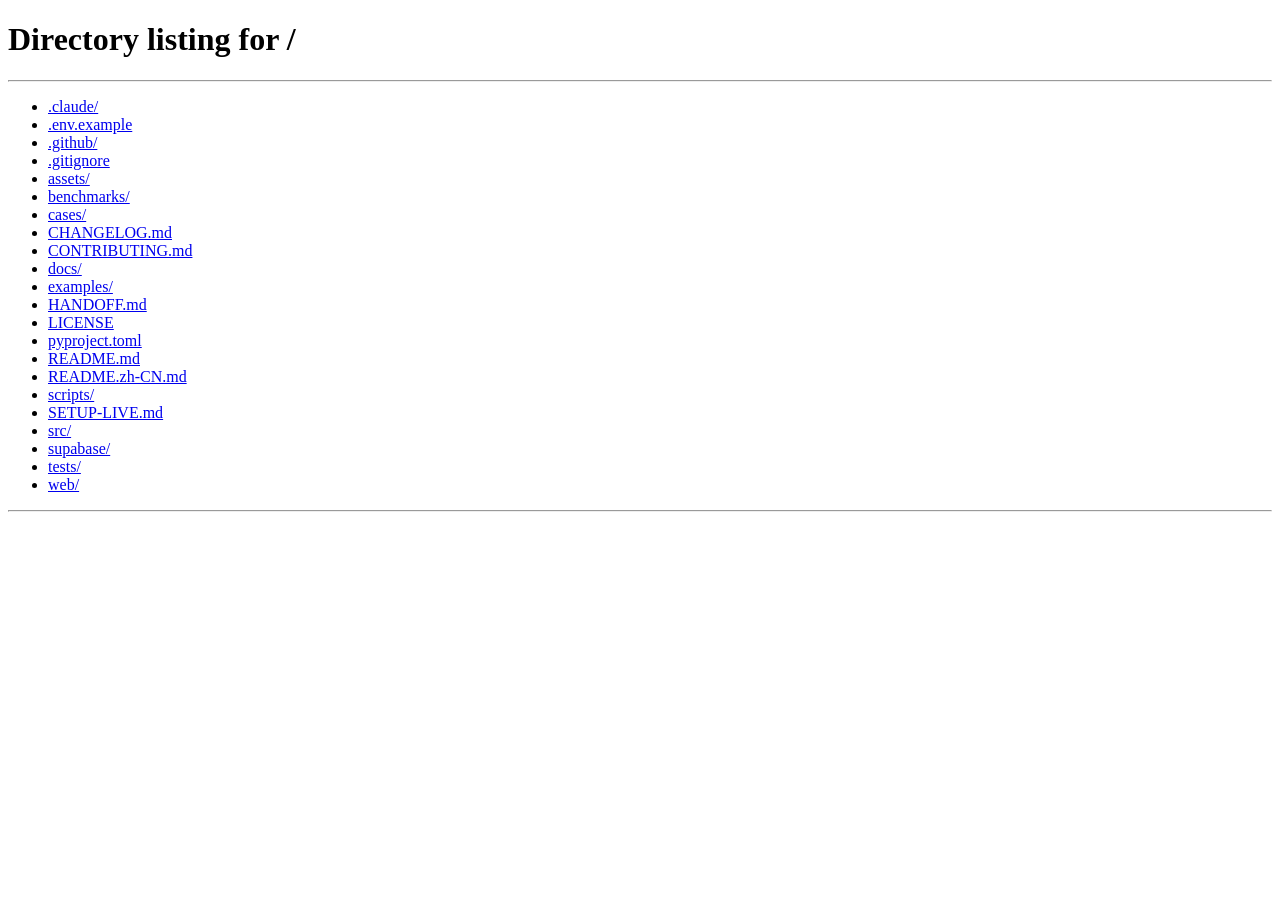
<file: web/app.html>
<!DOCTYPE html>
<html lang="en">
<head>
<meta charset="UTF-8">
<title>Drip Console</title>
<link rel="canonical" href="/">
<!-- The console moved from /app.html to the site root. Keep this redirect for old links/bookmarks. -->
<meta http-equiv="refresh" content="0; url=/">
<script>location.replace('/' + location.search + location.hash)</script>
</head>
<body>The Drip Console now lives at <a href="/">drip.ungetsu.net</a>.</body>
</html>
</file>
